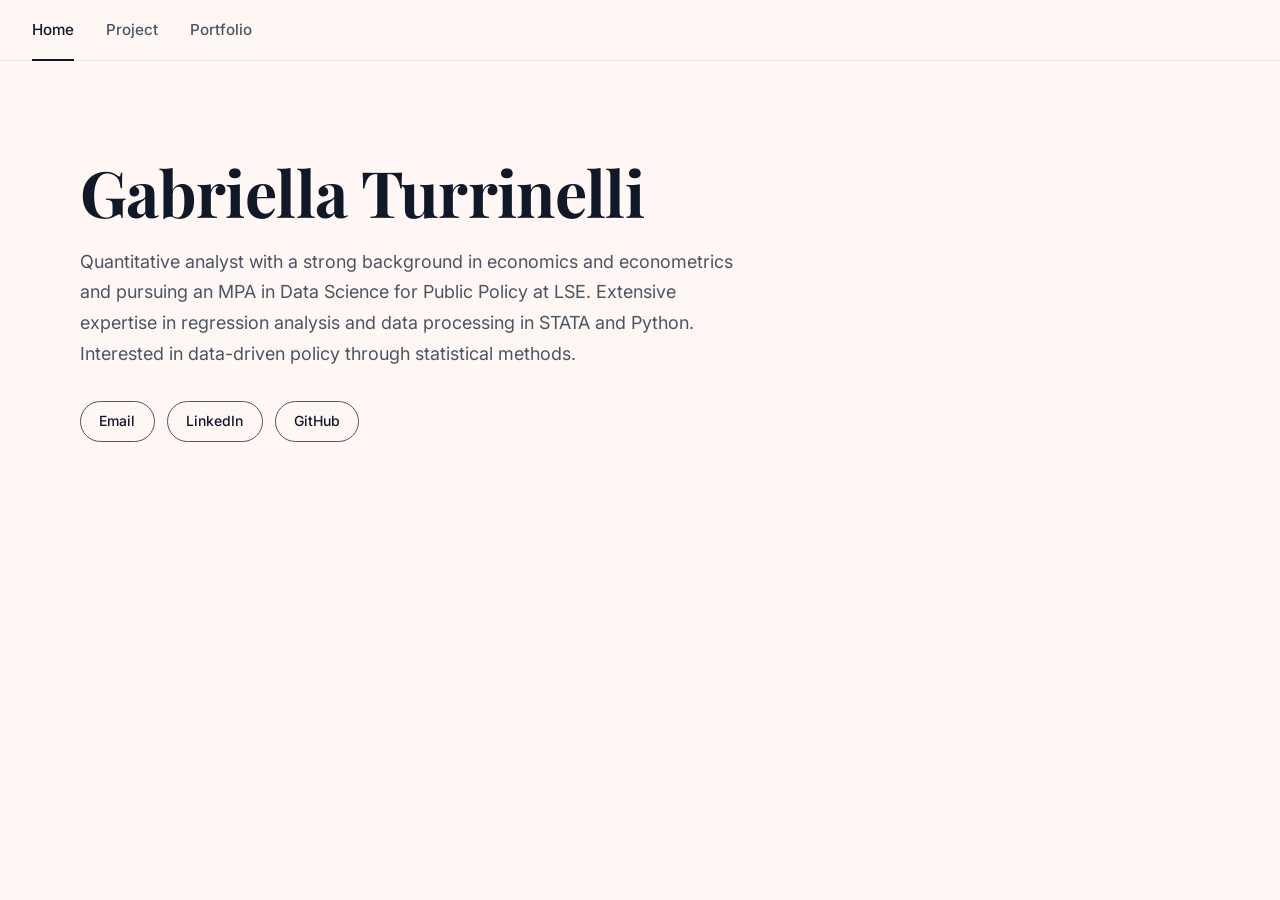
<file: index.html>
<!DOCTYPE html>
<html lang="en">
<head>
  <meta charset="utf-8">
  <meta name="viewport" content="width=device-width, initial-scale=1">

  <title>Gabriella Turrinelli</title>
  <meta name="description" content="Gabriella Turrinelli: portfolio and projects.">

  <link rel="preconnect" href="https://fonts.googleapis.com">
  <link rel="preconnect" href="https://fonts.gstatic.com" crossorigin>
  <link href="https://fonts.googleapis.com/css2?family=Playfair+Display:wght@700&family=Inter:wght@400;500&display=swap" rel="stylesheet">

  <link rel="stylesheet" href="style.css">
</head>
<body>

  <!-- Banner: copy this block into portfolio.html and project.html too.
       Move aria-current="page" to the link for whichever page you're on. -->
  <header class="banner">
    <nav aria-label="Main">
      <a href="index.html" aria-current="page">Home</a>
      <a href="project.html">Project</a>
      <a href="portfolio.html">Portfolio</a>
    </nav>
  </header>

  <main class="intro">
    <!-- Optional photo: uncomment and point it at your image -->
    <!-- <img class="profile-photo" src="images/profile.jpg" alt="Gabriella Turrinelli"> -->

    <h1>Gabriella Turrinelli</h1>

    <p class="bio">
      Quantitative analyst with a strong background in economics and econometrics and pursuing an MPA in Data Science for Public Policy at LSE. 
      Extensive expertise in regression analysis and data processing in STATA and Python. Interested in data-driven policy through statistical methods.
    </p>

    <!-- EDIT: put your real email and LinkedIn URL here -->
    <ul class="links">
      <li><a href="mailto:gabriella.turrinelli@gmail.com">Email</a></li>
      <li><a href="https://www.linkedin.com/in/gabriella-turrinelli/">LinkedIn</a></li>
      <li><a href="https://github.com/gabriella-turrinelli">GitHub</a></li>
    </ul>
  </main>

</body>
</html>
</file>
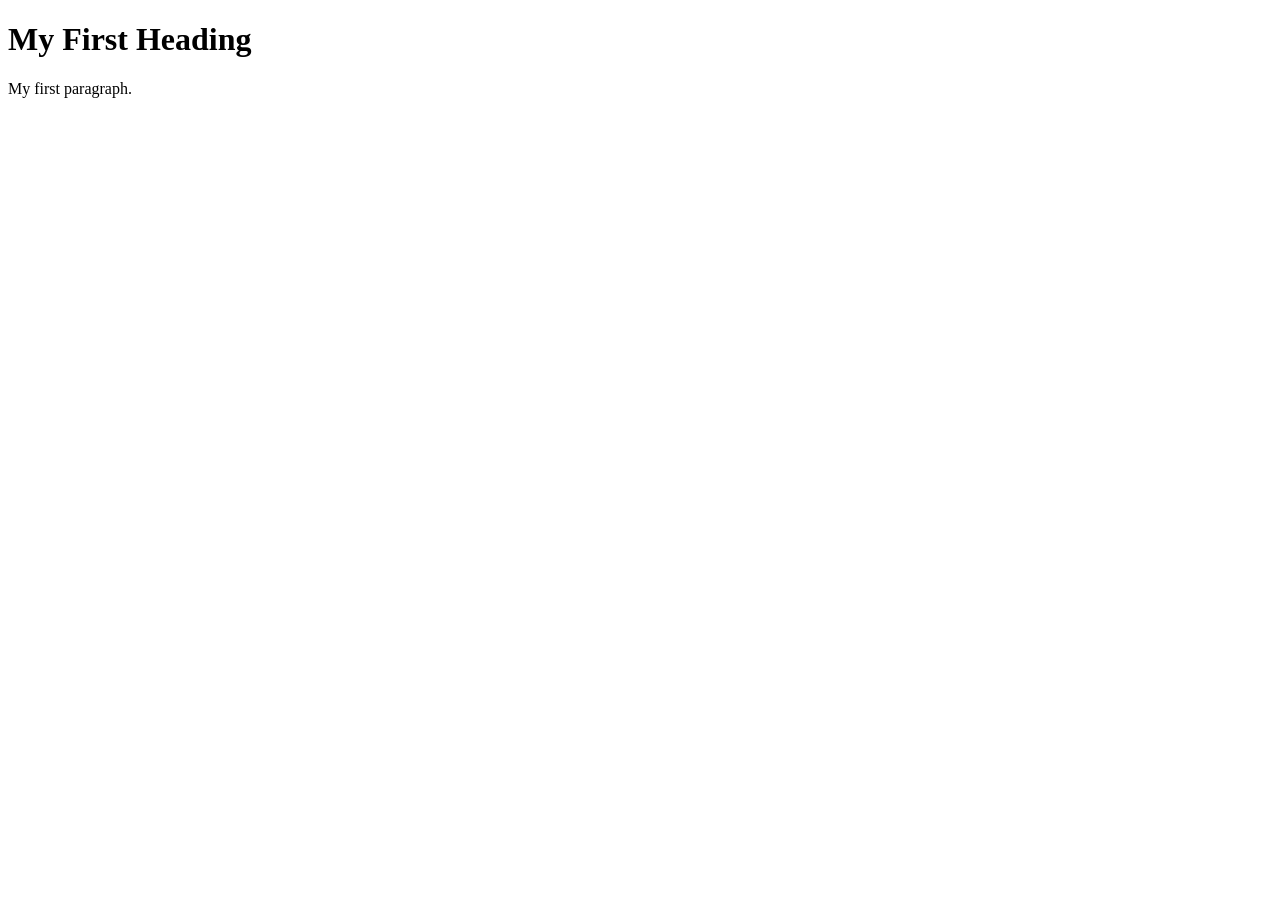
<file: Example1.html>
<!DOCTYPE html>
<html>

<!-- Richard Davies, Data Science -->

<!-- CODING LESSON NUMBER 1 -->
<!-- Commenting your code is vital, vital, vital -->

<!-- This is how you add comments to HTML -->

<!-- You can also include
multi - line comments
if you find that useful -->

<!-- To turn text into a comment, use the=is short-cut: CTRL & the "/" key (command + "/" on Mac)-->


<!-- HOW HTML WORKS - THE BASICS -->
<!-- HTML files have two fundamental parts. (1) The head, (2) The body -->

<!-- The head contains things that you do not see on the page -->

<head>
    <title>Page Title</title>
</head>

<!-- The body contains thigs you see -->
<!-- Most elements both open and close, with the content in the middle -->
<!-- Indenting is optional, but helps with readability -->
<body>
    <h1>My First Heading</h1>
    <p>My first paragraph.</p>
</body>
</html>
</file>
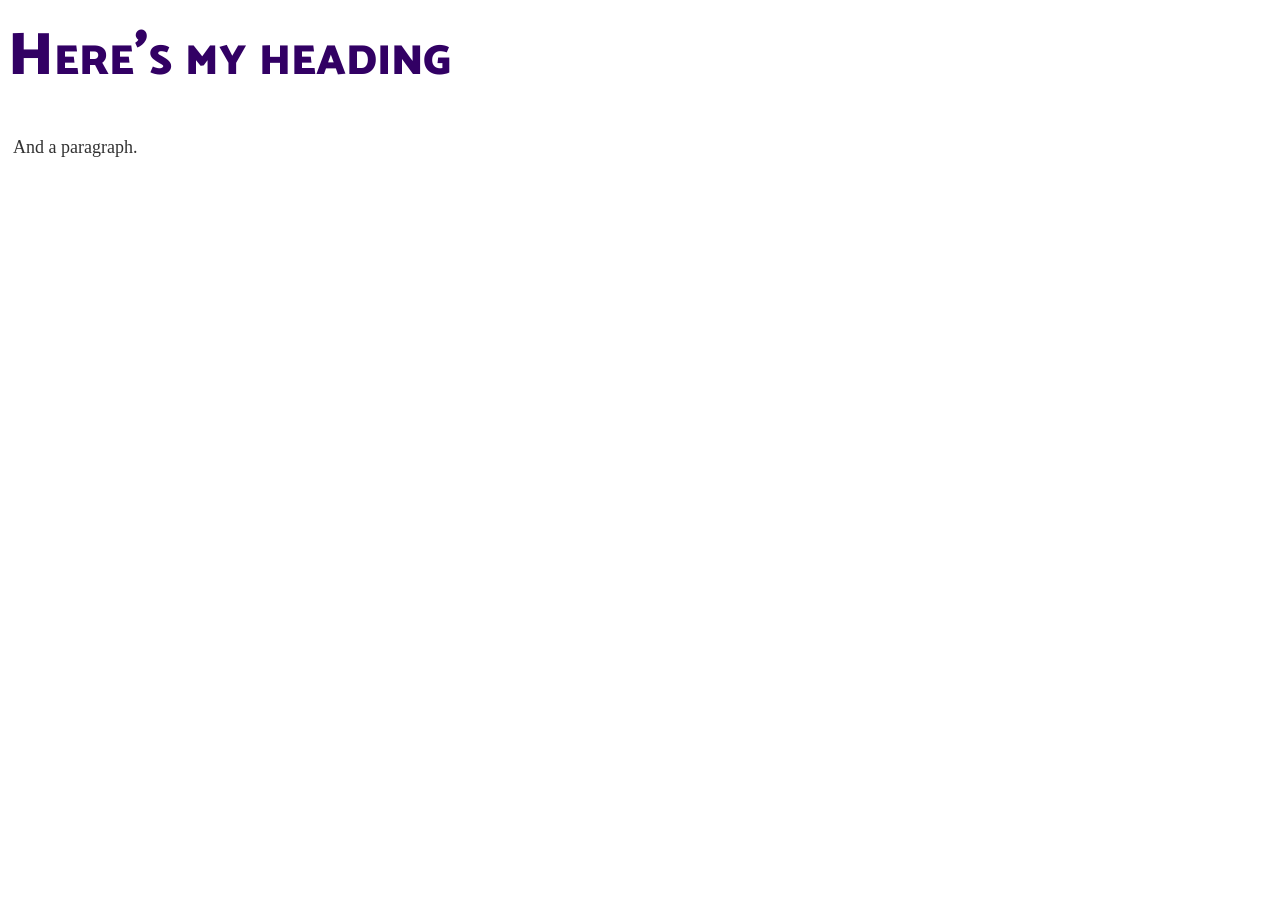
<file: Example2.html>
<!DOCTYPE html>

<!-- Richard Davies, Data Science -->

<html>

<head>
    <title>Richard's Second Example</title>

<!-- Link to my CSS file -->
<!-- The link needs to point to the CSS file, so it needs to be in the right place -->
    <link rel="stylesheet" href="Example2.css">
</head>


<body>

<h1>Here's my heading</h1>
<p>And a paragraph.</p>

</body>
</html>
</file>
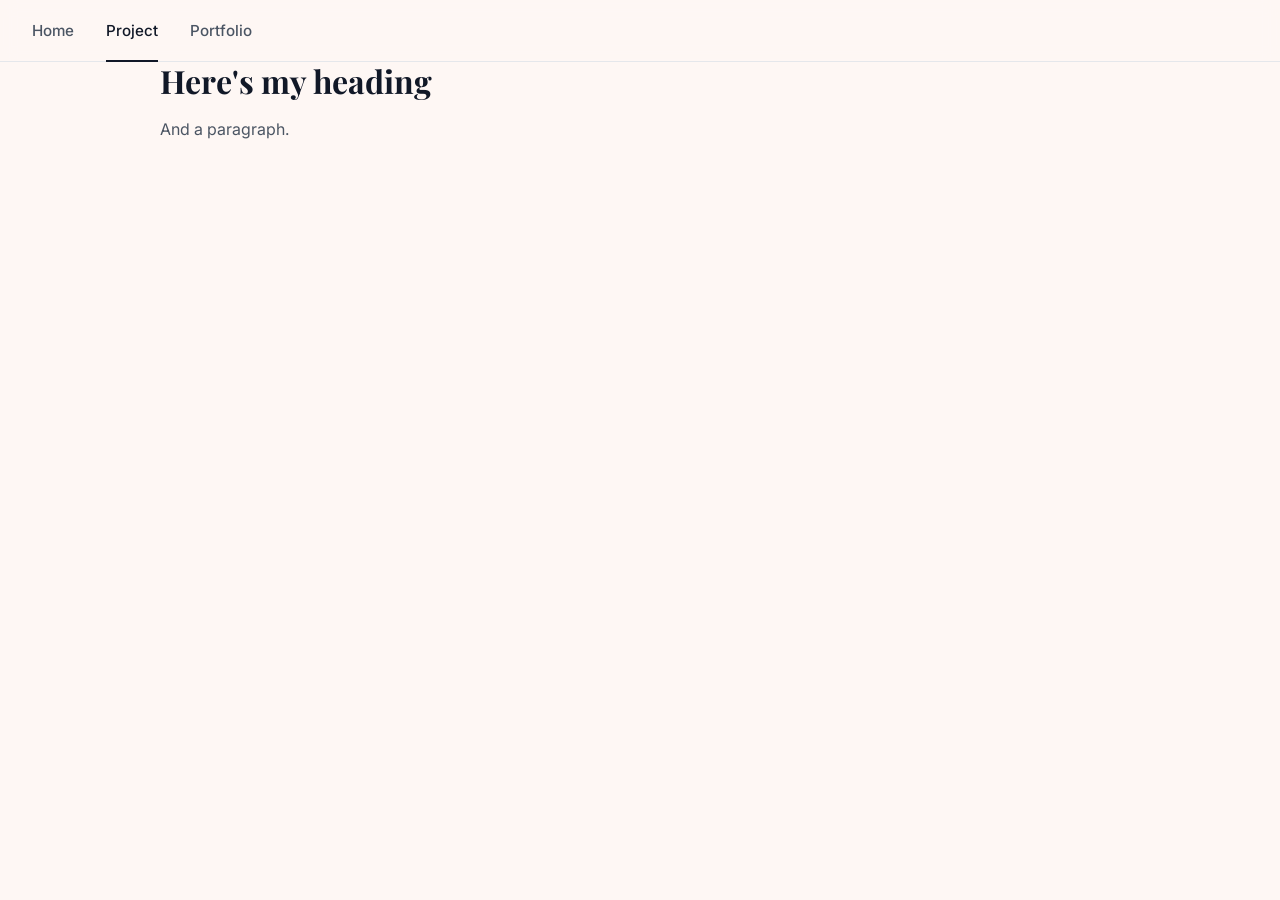
<file: project.html>
<!DOCTYPE html>

<!-- Richard Davies, Data Science -->

<html>

    <head>
        <title>Examining Youth Unemployment and the Cost of Living Crisis in Europe</title>

        <meta name="viewport" content="width=device-width, initial-scale=1">
        <link rel="stylesheet" href="project.css">
    </head>

    <header class="banner">
     <nav aria-label="Main">
       <a href="index.html">Home</a>
       <a href="project.html" aria-current="page">Project</a>
       <a href="portfolio.html">Portfolio</a>
     </nav>
   </header>


    <body>

        <h1>Here's my heading</h1>
        <p>And a paragraph.</p>

    </body>
</html>
</file>
<file: style.css>
/* ==========================================================
   Shared stylesheet for Home, Project, and Portfolio pages.
   Fonts are loaded in each page's <head> (Playfair Display + Inter).
   ========================================================== */

:root {
    --bg: #fef7f4;
    --text: #111827;
    --text-muted: #4b5563;
    --border: #e5e7eb;
    --accent: #2563eb;
    --banner-bg: rgba(254, 247, 244, 0.75);

    --font-display: 'Playfair Display', Georgia, serif;
    --font-body: 'Inter', system-ui, -apple-system, 'Segoe UI', Arial, sans-serif;

    --page-max: 1280px;
    --page-pad: 2rem;
}

*,
*::before,
*::after {
    box-sizing: border-box;
}

html {
    scroll-padding-top: 4rem; /* keeps anchor links clear of the sticky banner */
}

body {
    margin: 0;
    padding: 0;
    background-color: var(--bg);
    color: var(--text);
    font-family: var(--font-body);
    line-height: 1.6;
    -webkit-font-smoothing: antialiased;
}

/* ---------- Banner (sticky navigation) ---------- */

.banner {
    position: sticky;
    top: 0;
    z-index: 10;
    width: 100%;
    background-color: var(--banner-bg);
    backdrop-filter: blur(8px);
    -webkit-backdrop-filter: blur(8px);
    border-bottom: 1px solid var(--border);
}

.banner nav {
    max-width: var(--page-max);
    margin: 0 auto;
    padding: 0 var(--page-pad);
    display: flex;
    gap: 2rem;
}

.banner a {
    position: relative;
    display: inline-block;
    padding: 1.1rem 0;
    font-size: 0.95rem;
    font-weight: 500;
    color: var(--text-muted);
    text-decoration: none;
    transition: color 0.2s ease;
}

.banner a:hover {
    color: var(--text);
}

/* Current page: dark text with an underline that sits on the banner's border */
.banner a[aria-current="page"] {
    color: var(--text);
}

.banner a[aria-current="page"]::after {
    content: '';
    position: absolute;
    left: 0;
    right: 0;
    bottom: -1px;
    height: 2px;
    background-color: var(--text);
}

/* ---------- Shared focus style ---------- */

a:focus-visible {
    outline: 2px solid var(--accent);
    outline-offset: 3px;
    border-radius: 2px;
}

/* ---------- Home page intro ---------- */

.intro {
    max-width: var(--page-max);
    margin: 0 auto;
    padding: 6rem 5rem 4rem;
}

.profile-photo {
    display: block;
    width: 8rem;
    height: 8rem;
    margin: 0 0 2rem;
    border-radius: 50%;
    object-fit: cover;
    border: 1px solid var(--border);
}

.intro h1 {
    margin: 0 0 1.25rem;
    font-family: var(--font-display);
    font-size: clamp(2.5rem, 6vw, 4rem);
    font-weight: 700;
    line-height: 1.1;
    letter-spacing: -0.01em;
    color: var(--text);
}

.bio {
    max-width: 42rem;
    margin: 0 0 2rem;
    font-size: 1.125rem;
    line-height: 1.7;
    color: var(--text-muted);
}

/* ---------- Contact links (pill buttons) ---------- */

.links {
    display: flex;
    flex-wrap: wrap;
    gap: 0.75rem;
    margin: 0;
    padding: 0;
    list-style: none;
}

.links a {
    display: inline-block;
    padding: 0.5rem 1.15rem;
    border: 1px solid var(--text-muted);
    border-radius: 999px;
    font-size: 0.875rem;
    font-weight: 500;
    color: var(--text);
    text-decoration: none;
    transition: background-color 0.2s ease, color 0.2s ease, border-color 0.2s ease;
}

.links a:hover {
    background-color: var(--text);
    border-color: var(--text);
    color: var(--bg);
}

/* ---------- Responsive ---------- */

@media (max-width: 799px) {
    :root {
        --page-pad: 1rem;
    }

    .intro {
        padding: 3.5rem 1rem 2.5rem;
    }

    .banner nav {
        gap: 1.5rem;
    }
}

@media (prefers-reduced-motion: reduce) {
    * {
        transition: none !important;
    }
}
</file>
<file: Example2.css>
/* Richard Davies */
/* Data Science */

/* This is a comment in CSS */

/* This is a 
multi line comment */

/* CSS files can be used to access e.g. fonts */
@import url('https://fonts.googleapis.com/css2?family=Catamaran:wght@900&display=swap');


/* Format my paragraph */
p {
	font-size: 18px;
	margin: 5px 5px;
	line-height: 22.4px;
	color: #323232;
}

/* Format my heading */
h1 {
	font-family: "Catamaran";
	font-variant: small-caps;
	font-size: 60px;
	color: #320064;
	font-weight: 900;
	margin: 0px 0px 30px 0px;
}
</file>
<file: project.css>
/* ==========================================================
   Project page stylesheet (self-contained).
   Adapted from portfolio.css. Same cream background, Playfair
   Display headings, Inter body text and sticky banner.

   Layout: one centered column, no sidebar.
   Text flows openly on the cream background; only charts sit
   in boxes (a white figure panel, optionally wrapped in a cream
   <section class="chart-box">).
   ========================================================== */

@import url('https://fonts.googleapis.com/css2?family=Playfair+Display:wght@700&family=Inter:wght@400;500;600&display=swap');

:root {
    --bg: #fef7f4;
    --box-bg: #f6efec;
    --box-border: #d9cdc8;
    --text: #111827;
    --text-muted: #4b5563;
    --border: #e5e7eb;
    --accent: #2563eb;
    --banner-bg: rgba(254, 247, 244, 0.75);
    --code-bg: #efe7e3;

    --font-display: 'Playfair Display', Georgia, serif;
    --font-body: 'Inter', system-ui, -apple-system, 'Segoe UI', Arial, sans-serif;
    --font-mono: ui-monospace, SFMono-Regular, Menlo, Consolas, monospace;

    --page-max: 1280px;
    --page-pad: 2rem;
    --content-width: 60rem;
}

*,
*::before,
*::after {
    box-sizing: border-box;
}

html {
    scroll-padding-top: 4rem; /* keeps anchor links clear of the sticky banner */
    scroll-behavior: smooth;
}

body {
    margin: 0;
    padding: 0 0 4rem;
    background-color: var(--bg);
    color: var(--text);
    font-family: var(--font-body);
    font-size: 16px;
    line-height: 1.7;
    -webkit-font-smoothing: antialiased;
}

/* ---------- Banner (identical to the homepage) ---------- */

.banner {
    position: sticky;
    top: 0;
    z-index: 10;
    width: 100%;
    background-color: var(--banner-bg);
    backdrop-filter: blur(8px);
    -webkit-backdrop-filter: blur(8px);
    border-bottom: 1px solid var(--border);
}

.banner nav {
    max-width: var(--page-max);
    margin: 0 auto;
    padding: 0 var(--page-pad);
    display: flex;
    gap: 2rem;
}

.banner a {
    position: relative;
    display: inline-block;
    padding: 1.1rem 0;
    font-size: 0.95rem;
    font-weight: 500;
    color: var(--text-muted);
    text-decoration: none;
    transition: color 0.2s ease;
}

.banner a:hover {
    color: var(--text);
    text-decoration: none;
}

.banner a[aria-current="page"] {
    color: var(--text);
}

.banner a[aria-current="page"]::after {
    content: '';
    position: absolute;
    left: 0;
    right: 0;
    bottom: -1px;
    height: 2px;
    background-color: var(--text);
}

/* ---------- Page column ----------
   Everything directly inside <body> (except the banner and scripts)
   sits in one centered column. */

body > :not(.banner):not(script):not(style) {
    width: min(var(--content-width), 100% - 2rem);
    margin-left: auto;
    margin-right: auto;
}

/* Space between the banner and whatever comes first */
body > .banner + * {
    margin-top: 2.5rem;
}

/* Let the Vega tooltip size itself (it is appended directly to <body>) */
body > #vg-tooltip-element {
    width: auto;
    max-width: 280px;
    margin: 0;
}

/* ---------- Headings ---------- */

h1, h2, h3, h4, h5, h6 {
    color: var(--text);
    margin-top: 2rem;
    margin-bottom: 1rem;
    font-weight: 600;
    line-height: 1.2;
}

h1,
h2 {
    font-family: var(--font-display);
    font-weight: 700;
}

.big {
    font-size: clamp(2.25rem, 5vw, 3.25rem);
    letter-spacing: -0.01em;
}

h2 {
    font-size: 1.75rem;
}

h3 {
    font-size: 1.25rem;
}

.small {
    font-size: 1.15rem;
    font-weight: 400;
    color: var(--text-muted);
}

/* First heading in the page or in a box sits flush with the top */
body > .banner + h1,
.chart-box > :first-child {
    margin-top: 0;
}

/* ---------- Text ---------- */

p {
    margin: 0 0 1em;
    font-weight: 400;
    color: var(--text-muted);
    overflow-wrap: anywhere; /* long URLs wrap instead of overflowing */
}

strong {
    color: var(--text);
    font-weight: 600;
}

a {
    color: var(--accent);
    text-decoration: none;
}

a:hover {
    text-decoration: underline;
    text-underline-offset: 3px;
}

a:focus-visible {
    outline: 2px solid var(--accent);
    outline-offset: 3px;
    border-radius: 2px;
}

/* ---------- Sections ----------
   Plain <section>s are open: no box, just vertical rhythm.
   Only .chart-box gets the cream box. */

section {
    margin-bottom: 2.5rem;
}

section > :last-child {
    margin-bottom: 0;
}

.chart-box {
    background-color: var(--box-bg);
    border: 1px solid var(--box-border);
    border-radius: 8px;
    padding: 2rem 2.25rem;
}

/* ---------- Lists ---------- */

ul,
ol {
    margin: 0 0 1em;
    padding-left: 1.5rem;
    color: var(--text-muted);
}

li {
    margin-bottom: 0.4em;
}

li::marker {
    color: var(--text-muted);
}

/* ---------- Blockquotes and callouts ---------- */

blockquote {
    margin: 1.5rem 0;
    padding: 0.25rem 0 0.25rem 1.25rem;
    border-left: 3px solid var(--box-border);
    color: var(--text-muted);
    font-style: italic;
}

blockquote > :last-child {
    margin-bottom: 0;
}

.callout {
    margin: 1.5rem 0;
    padding: 1rem 1.25rem;
    background-color: var(--box-bg);
    border-left: 3px solid var(--text);
    border-radius: 0 6px 6px 0;
}

.callout > :last-child {
    margin-bottom: 0;
}

/* ---------- Code ---------- */

code {
    padding: 0.1em 0.35em;
    background-color: var(--code-bg);
    border-radius: 4px;
    font-family: var(--font-mono);
    font-size: 0.9em;
}

pre {
    margin: 1.5rem 0;
    padding: 1rem 1.25rem;
    background-color: var(--code-bg);
    border: 1px solid var(--box-border);
    border-radius: 6px;
    overflow-x: auto;
    line-height: 1.5;
}

pre code {
    padding: 0;
    background: none;
    font-size: 0.875rem;
}

/* ---------- Tables ---------- */

.table-wrap {
    margin: 1.5rem 0;
    overflow-x: auto; /* wide tables scroll inside their own wrapper */
}

table {
    width: 100%;
    border-collapse: collapse;
    font-size: 0.925rem;
}

th,
td {
    padding: 0.6rem 0.9rem;
    border-bottom: 1px solid var(--box-border);
    text-align: left;
}

th {
    color: var(--text);
    font-weight: 600;
}

td {
    color: var(--text-muted);
}

/* ---------- Charts and images ---------- */

figure {
    margin: 1.5rem 0;
    padding: 1rem;
    background-color: #fff;
    border: 1px solid var(--border);
    border-radius: 6px;
    overflow-x: auto; /* wide charts scroll inside their own panel */
}

figure > img {
    display: block;
}

figcaption {
    font-size: 0.875rem;
    color: var(--text-muted);
    margin-top: 0.5rem;
}

/* Last figure in a chart box doesn't add extra space at the bottom */
.chart-box > figure:last-child {
    margin-bottom: 0;
}

img {
    max-width: 100%;
    height: auto;
}

/* Standalone images (outside a figure) get a light frame */
section > img {
    display: block;
    margin: 1.5rem 0 0.5rem;
    border: 1px solid var(--border);
    border-radius: 6px;
}

hr {
    margin: 2.5rem 0;
    border: 0;
    border-top: 1px solid var(--box-border);
}

/* ---------- Buttons ---------- */

.button {
    display: inline-block;
    padding: 0.5rem 1.15rem;
    border: 1px solid var(--text-muted);
    border-radius: 999px;
    font-size: 0.875rem;
    font-weight: 500;
    color: var(--text);
    text-decoration: none;
    transition: background-color 0.2s ease, color 0.2s ease, border-color 0.2s ease;
}

.button:hover {
    background-color: var(--text);
    border-color: var(--text);
    color: var(--bg);
    text-decoration: none;
}

/* ---------- Responsive ---------- */

@media (max-width: 799px) {
    :root {
        --page-pad: 1rem;
    }

    .banner nav {
        gap: 1.5rem;
    }

    .chart-box {
        padding: 1.25rem 1rem;
    }

    figure {
        padding: 0.5rem;
    }

    h2 {
        font-size: 1.5rem;
    }
}

@media (prefers-reduced-motion: reduce) {
    * {
        transition: none !important;
        scroll-behavior: auto !important;
    }
}
</file>
